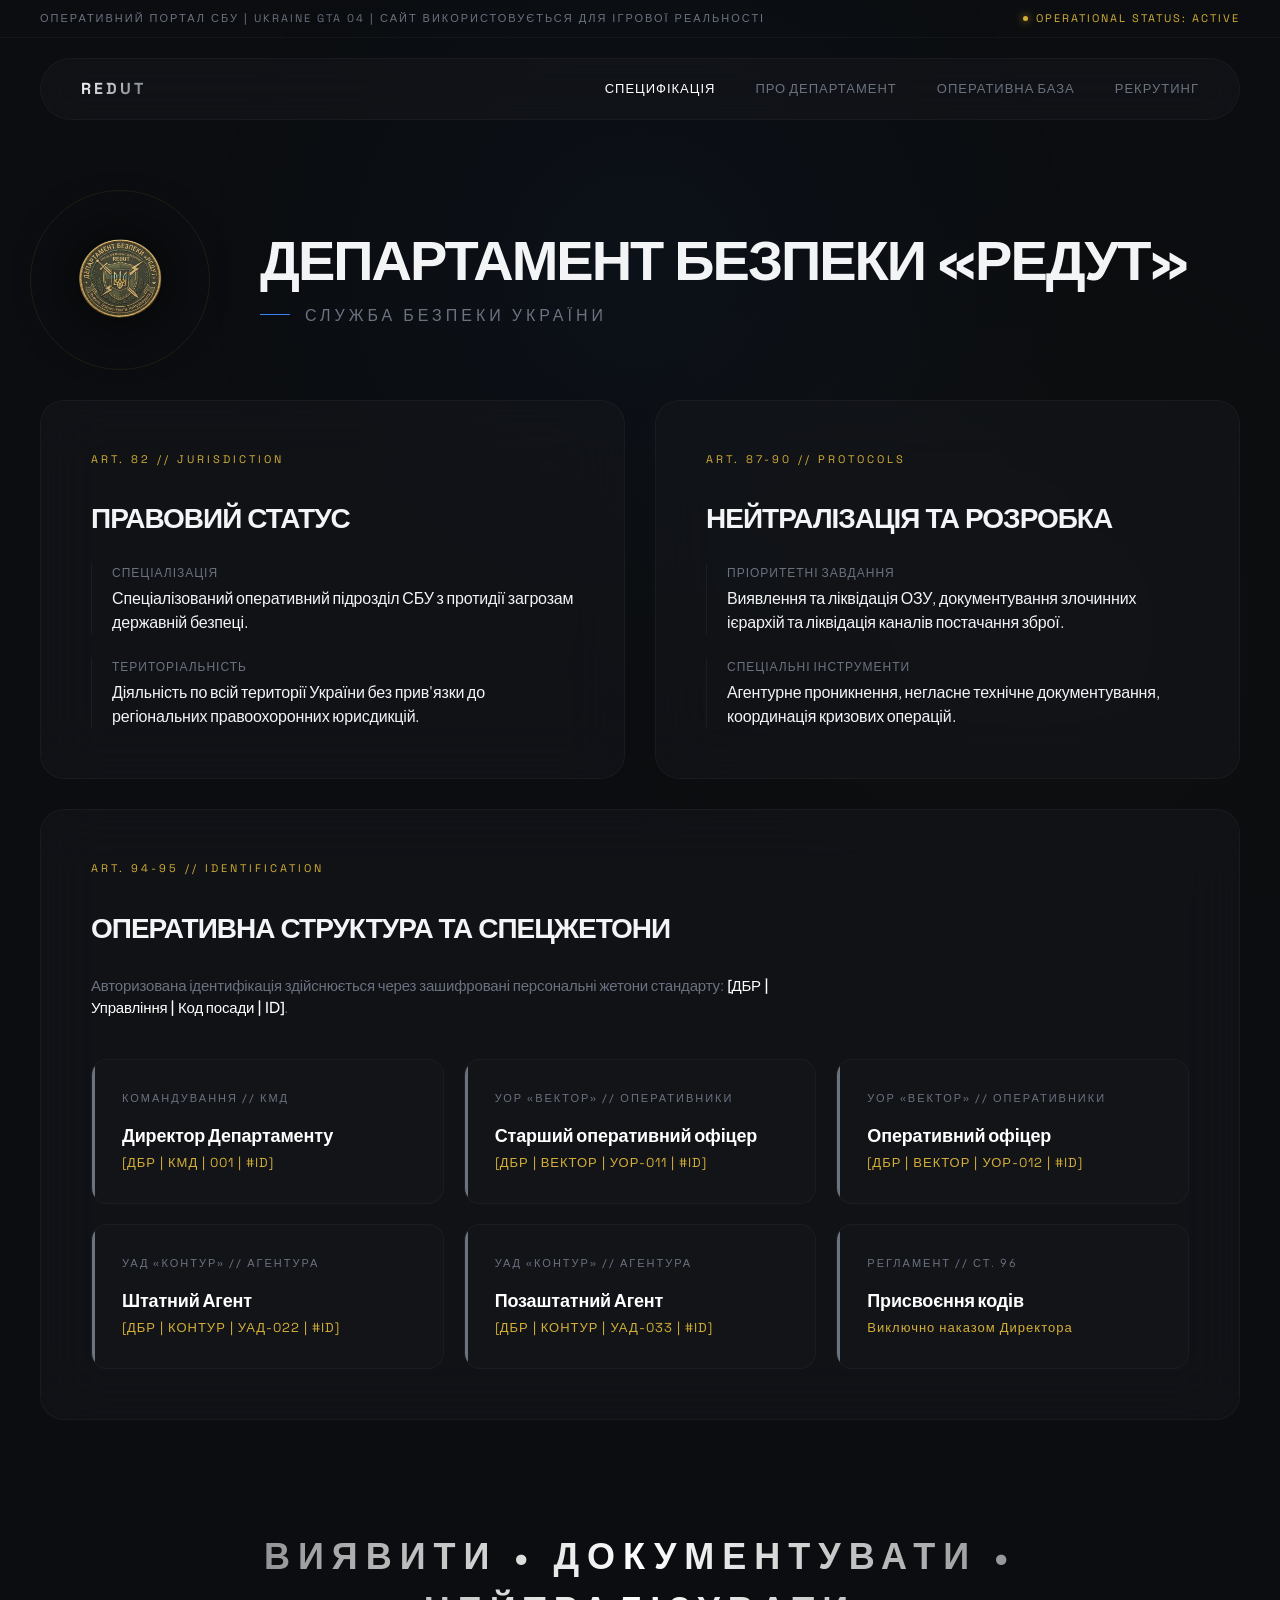
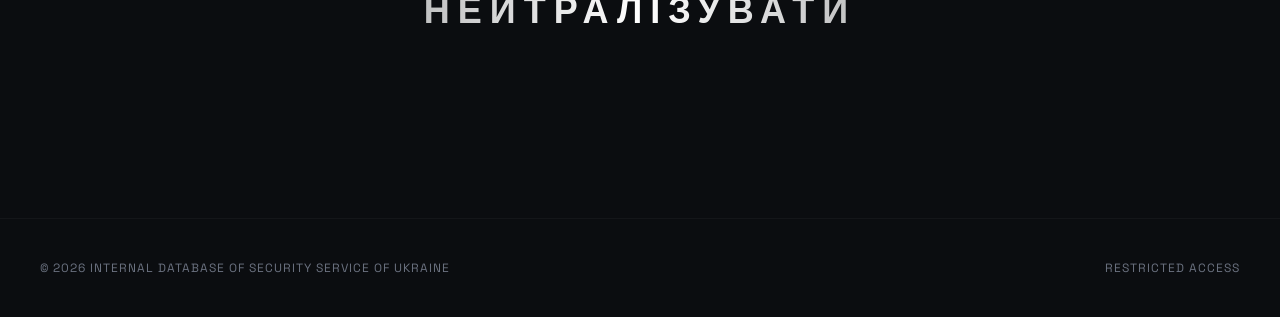
<file: index.html>
<!DOCTYPE html>
<html lang="uk">
<head>
    <meta charset="UTF-8">
    <meta name="viewport" content="width=device-width, initial-scale=1.0">
    <title>REDUST // SECURITY DEPARTMENT</title>
    <link rel="stylesheet" href="style.css">
</head>
<body>

    <!-- Рядок системного моніторингу -->
    <div class="system-status">
        <div>Оперативний портал СБУ | UKRAINE GTA 04 | Сайт використовується для ігрової реальності</div>
        <div class="status-online">Operational Status: Active</div>
    </div>

    <!-- Преміальна капсульна навігація Apple-style -->
    <div class="nav-wrapper">
        <nav>
            <div class="brand">Redut</div>
            <div class="nav-links">
                <a href="index.html" class="active">Специфікація</a>
                <a href="about.html">Про Департамент</a>
                <a href="archive.html">Оперативна база</a>
                <a href="join.html">Рекрутинг</a>
            </div>
        </nav>
    </div>

    <!-- Кінематографічний блок презентації підрозділу -->
    <header class="hero-section">
        <div class="emblem-wrapper">
            <img src="redut-logo.png" alt="Емблема ДБ Редут" class="emblem-img">
        </div>
        <div class="hero-text">
            <h1>Департамент безпеки «Редут»</h1>
            <p>Служба безпеки України</p>
        </div>
    </header>

    <!-- Головна інтерактивна зона -->
    <main class="content-grid">
        
        <!-- БЛОК 1: Юрисдикція -->
        <section class="large-panel span-6">
            <span class="panel-tag">Art. 82 // Jurisdiction</span>
            <h2 class="panel-title">Правовий Статус</h2>
            <div class="meta-row">
                <div class="meta-item">
                    <div class="meta-label">Спеціалізація</div>
                    <div class="meta-value">Спеціалізований оперативний підрозділ СБУ з протидії загрозам державній безпеці.</div>
                </div>
                <div class="meta-item">
                    <div class="meta-label">Територіальність</div>
                    <div class="meta-value">Діяльність по всій території України без прив'язки до регіональних правоохоронних юрисдикцій.</div>
                </div>
            </div>
        </section>

        <!-- БЛОК 2: Оперативні завдання -->
        <section class="large-panel span-6">
            <span class="panel-tag">Art. 87-90 // Protocols</span>
            <h2 class="panel-title">Нейтралізація та Розробка</h2>
            <div class="meta-row">
                <div class="meta-item">
                    <div class="meta-label">Пріоритетні завдання</div>
                    <div class="meta-value">Виявлення та ліквідація ОЗУ, документування злочинних ієрархій та ліквідація каналів постачання зброї.</div>
                </div>
                <div class="meta-item">
                    <div class="meta-label">Спеціальні інструменти</div>
                    <div class="meta-value">Агентурне проникнення, негласне технічне документування, координація кризових операцій.</div>
                </div>
            </div>
        </section>

        <!-- БЛОК 3: Сучасна сітка Співробітників та Жетонів -->
        <section class="large-panel span-12">
            <span class="panel-tag">Art. 94-95 // Identification</span>
            <h2 class="panel-title">Оперативна структура та Спецжетони</h2>
            <p style="color: var(--text-muted); font-size: 15px; margin-bottom: 40px; max-width: 700px;">
                Авторизована ідентифікація здійснюється через зашифровані персональні жетони стандарту: <span style="color: #fff; font-weight: 500;">[ДБР | Управління | Код посади | ID]</span>.
            </p>

            <div class="cards-container">
                <!-- Картка 1 -->
                <div class="badge-card">
                    <div class="card-branch">Командування // КМД</div>
                    <div class="card-role">Директор Департаменту</div>
                    <div class="card-code">[ДБР | КМД | 001 | #ID]</div>
                </div>
                <!-- Картка 2 -->
                <div class="badge-card">
                    <div class="card-branch">УОР «Вектор» // Оперативники</div>
                    <div class="card-role">Старший оперативний офіцер</div>
                    <div class="card-code">[ДБР | ВЕКТОР | УОР-011 | #ID]</div>
                </div>
                <!-- Картка 3 -->
                <div class="badge-card">
                    <div class="card-branch">УОР «Вектор» // Оперативники</div>
                    <div class="card-role">Оперативний офіцер</div>
                    <div class="card-code">[ДБР | ВЕКТОР | УОР-012 | #ID]</div>
                </div>
                <!-- Картка 4 -->
                <div class="badge-card">
                    <div class="card-branch">УАД «Контур» // Агентура</div>
                    <div class="card-role">Штатний Агент</div>
                    <div class="card-code">[ДБР | КОНТУР | УАД-022 | #ID]</div>
                </div>
                <!-- Картка 5 -->
                <div class="badge-card">
                    <div class="card-branch">УАД «Контур» // Агентура</div>
                    <div class="card-role">Позаштатний Агент</div>
                    <div class="card-code">[ДБР | КОНТУР | УАД-033 | #ID]</div>
                </div>
                <!-- Картка 6 -->
                <div class="badge-card">
                    <div class="card-branch">Регламент // Ст. 96</div>
                    <div class="card-role">Присвоєння кодів</div>
                    <div class="card-code">Виключно наказом Директора</div>
                </div>
            </div>
        </section>

        <!-- Елітна секція Девізу -->
        <div class="motto-wrapper">
            <h2>Виявити • Документувати • Нейтралізувати</h2>
        </div>

    </main>

    <footer>
        <div>© 2026 INTERNAL DATABASE OF SECURITY SERVICE OF UKRAINE</div>
        <div>RESTRICTED ACCESS</div>
    </footer>

</body>
</html>
</file>
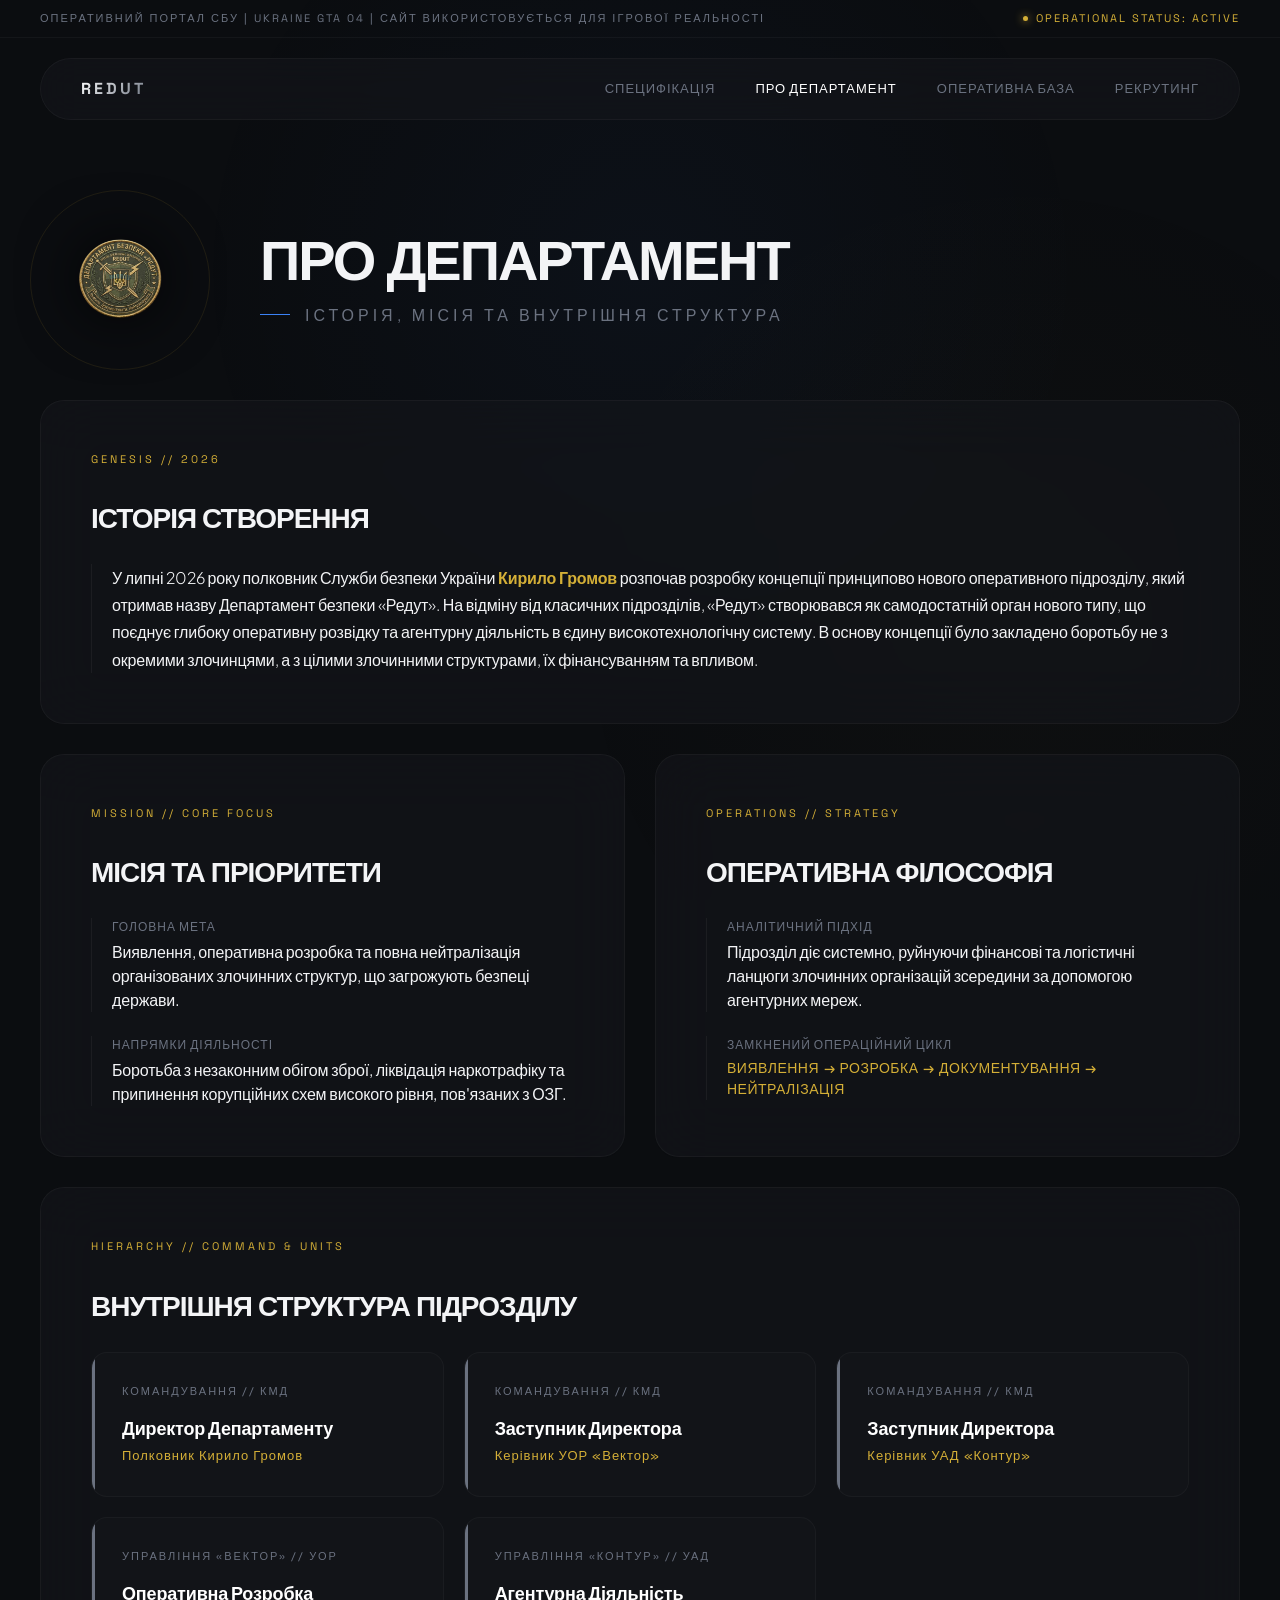
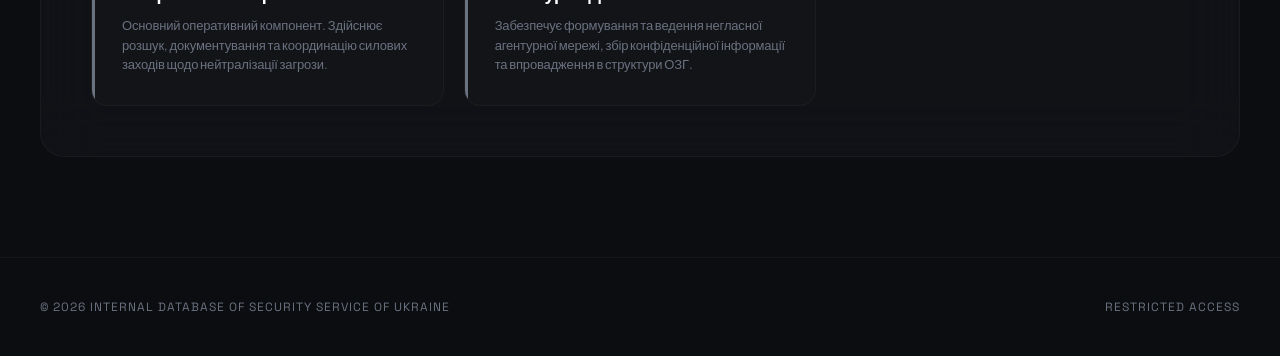
<file: about.html>
<!DOCTYPE html>
<html lang="uk">
<head>
    <meta charset="UTF-8">
    <meta name="viewport" content="width=device-width, initial-scale=1.0">
    <title>REDUST // ABOUT DEPARTMENT</title>
    <link rel="stylesheet" href="style.css">
</head>
<body>

    <!-- Рядок системного моніторингу -->
    <div class="system-status">
        <div>Оперативний портал СБУ | UKRAINE GTA 04 | Сайт використовується для ігрової реальності</div>
        <div class="status-online">Operational Status: Active</div>
    </div>

    <!-- Навігація Apple-style -->
    <div class="nav-wrapper">
        <nav>
            <div class="brand">Redut</div>
            <div class="nav-links">
                <a href="index.html">Специфікація</a>
                <a href="about.html" class="active">Про Департамент</a>
                <a href="archive.html">Оперативна база</a>
                <a href="join.html">Рекрутинг</a>
            </div>
        </nav>
    </div>

    <!-- Елітна презентація розділу -->
    <header class="hero-section">
        <div class="emblem-wrapper">
            <img src="redut-logo.png" alt="Емблема ДБ Редут" class="emblem-img">
        </div>
        <div class="hero-text">
            <h1>Про Департамент</h1>
            <p>Історія, місія та внутрішня структура</p>
        </div>
    </header>

    <!-- Головна сітка контенту -->
    <main class="content-grid">
        
        <!-- ІСТОРІЯ СТВОРЕННЯ -->
        <section class="large-panel span-12">
            <span class="panel-tag">Genesis // 2026</span>
            <h2 class="panel-title">Історія Створення</h2>
            <div class="meta-row">
                <div class="meta-item">
                    <div class="meta-value" style="font-size: 16px; color: var(--text-main); font-weight: 300; line-height: 1.7;">
                        У липні 2026 року полковник Служби безпеки України <span style="color: var(--gold); font-weight: 600;">Кирило Громов</span> розпочав розробку концепції принципово нового оперативного підрозділу, який отримав назву Департамент безпеки «Редут». На відміну від класичних підрозділів, «Редут» створювався як самодостатній орган нового типу, що поєднує глибоку оперативну розвідку та агентурну діяльність в єдину високотехнологічну систему. В основу концепції було закладено боротьбу не з окремими злочинцями, а з цілими злочинними структурами, їх фінансуванням та впливом.
                    </div>
                </div>
            </div>
        </section>

        <!-- МІСІЯ ТА ПРІОРИТЕТИ -->
        <section class="large-panel span-6">
            <span class="panel-tag">Mission // Core Focus</span>
            <h2 class="panel-title">Місія та Пріоритети</h2>
            <div class="meta-row">
                <div class="meta-item">
                    <div class="meta-label">Головна мета</div>
                    <div class="meta-value">Виявлення, оперативна розробка та повна нейтралізація організованих злочинних структур, що загрожують безпеці держави.</div>
                </div>
                <div class="meta-item">
                    <div class="meta-label">Напрямки діяльності</div>
                    <div class="meta-value">Боротьба з незаконним обігом зброї, ліквідація наркотрафіку та припинення корупційних схем високого рівня, пов'язаних з ОЗГ.</div>
                </div>
            </div>
        </section>

        <!-- ОПЕРАТИВНИЙ ЦИКЛ -->
        <section class="large-panel span-6">
            <span class="panel-tag">Operations // Strategy</span>
            <h2 class="panel-title">Оперативна Філософія</h2>
            <div class="meta-row">
                <div class="meta-item">
                    <div class="meta-label">Аналітичний підхід</div>
                    <div class="meta-value">Підрозділ діє системно, руйнуючи фінансові та логістичні ланцюги злочинних організацій зсередини за допомогою агентурних мереж.</div>
                </div>
                <div class="meta-item">
                    <div class="meta-label">Замкнений операційний цикл</div>
                    <div class="meta-value" style="color: var(--gold); font-family: 'Space Grotesk', sans-serif; font-weight: 500; font-size: 14px; letter-spacing: 0.5px;">
                        ВИЯВЛЕННЯ → РОЗРОБКА → ДОКУМЕНТУВАННЯ → НЕЙТРАЛІЗАЦІЯ
                    </div>
                </div>
            </div>
        </section>

        <!-- СТРУКТУРА КОМАНДУВАННЯ ТА УПРАВЛІНЬ -->
        <section class="large-panel span-12">
            <span class="panel-tag">Hierarchy // Command & Units</span>
            <h2 class="panel-title">Внутрішня Структура Підрозділу</h2>
            
            <div class="cards-container">
                <!-- КМД -->
                <div class="badge-card">
                    <div class="card-branch">Командування // КМД</div>
                    <div class="card-role">Директор Департаменту</div>
                    <div class="card-code">Полковник Кирило Громов</div>
                </div>
                <div class="badge-card">
                    <div class="card-branch">Командування // КМД</div>
                    <div class="card-role">Заступник Директора</div>
                    <div class="card-code">Керівник УОР «Вектор»</div>
                </div>
                <div class="badge-card">
                    <div class="card-branch">Командування // КМД</div>
                    <div class="card-role">Заступник Директора</div>
                    <div class="card-code">Керівник УАД «Контур»</div>
                </div>

                <!-- ВЕКТОР -->
                <div class="badge-card" style="grid-column: span 1.5;">
                    <div class="card-branch">Управління «Вектор» // УОР</div>
                    <div class="card-role">Оперативна Розробка</div>
                    <p style="color: var(--text-muted); font-size: 13px; margin-top: 10px;">
                        Основний оперативний компонент. Здійснює розшук, документування та координацію силових заходів щодо нейтралізації загрози.
                    </p>
                </div>

                <!-- КОНТУР -->
                <div class="badge-card" style="grid-column: span 1.5;">
                    <div class="card-branch">Управління «Контур» // УАД</div>
                    <div class="card-role">Агентурна Діяльність</div>
                    <p style="color: var(--text-muted); font-size: 13px; margin-top: 10px;">
                        Забезпечує формування та ведення негласної агентурної мережі, збір конфіденційної інформації та впровадження в структури ОЗГ.
                    </p>
                </div>
            </div>
        </section>

    </main>

    <footer>
        <div>© 2026 INTERNAL DATABASE OF SECURITY SERVICE OF UKRAINE</div>
        <div>RESTRICTED ACCESS</div>
    </footer>

</body>
</html>
</file>
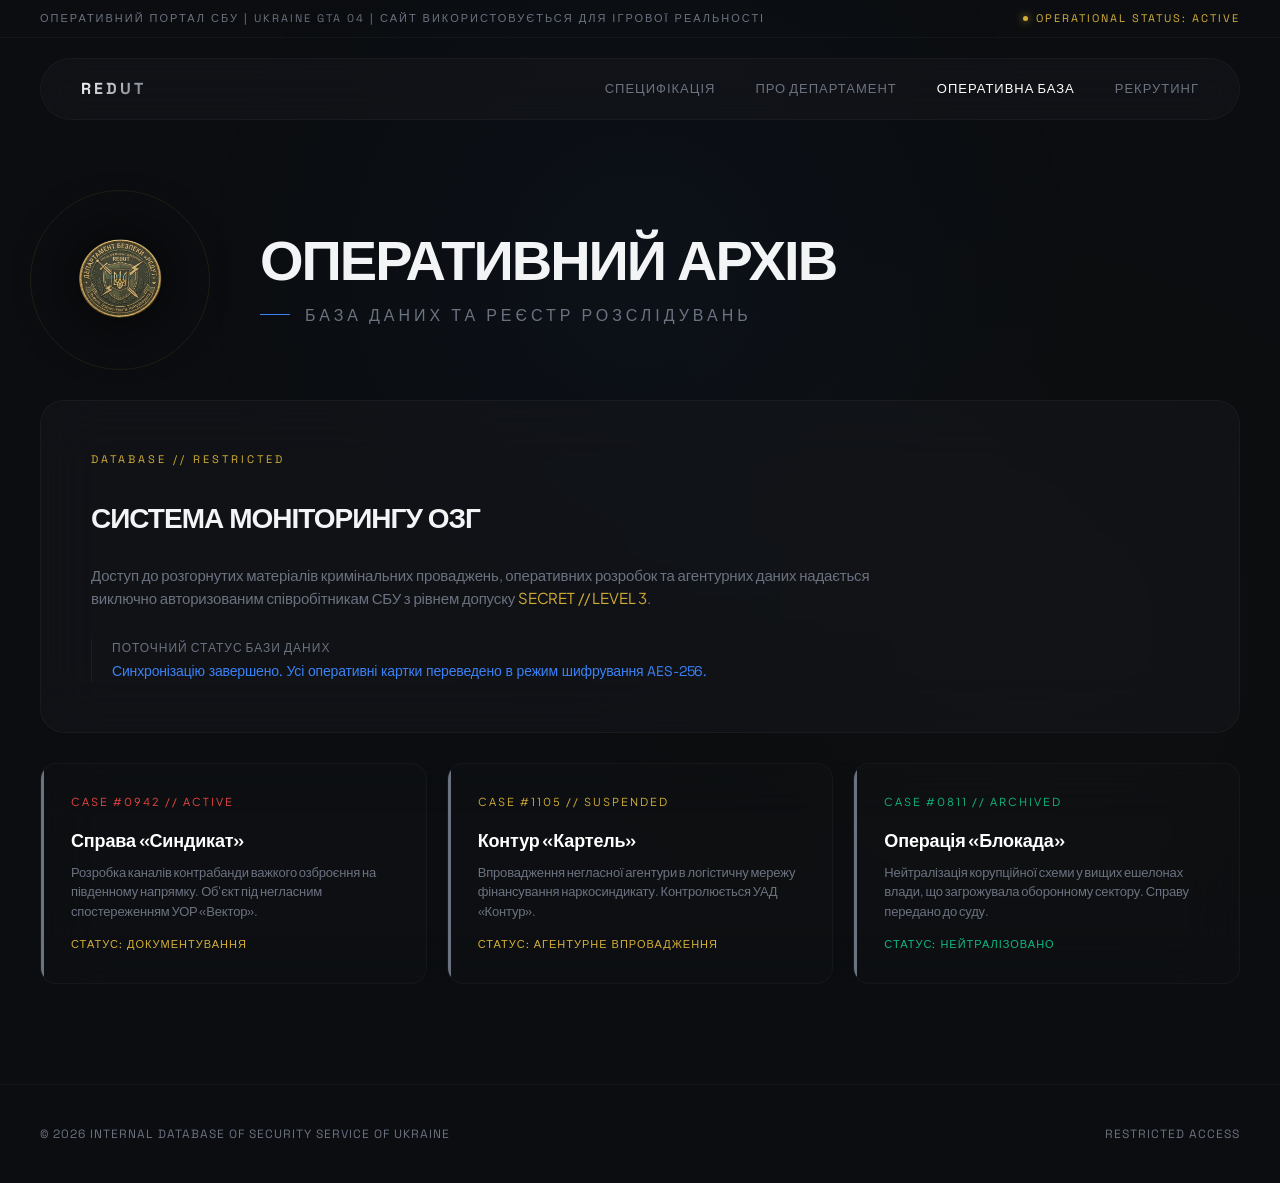
<file: archive.html>
<!DOCTYPE html>
<html lang="uk">
<head>
    <meta charset="UTF-8">
    <meta name="viewport" content="width=device-width, initial-scale=1.0">
    <title>REDUST // OPERATIVE ARCHIVE</title>
    <link rel="stylesheet" href="style.css">
</head>
<body>

    <!-- Рядок системного моніторингу -->
    <div class="system-status">
        <div>Оперативний портал СБУ | UKRAINE GTA 04 | Сайт використовується для ігрової реальності</div>
        <div class="status-online">Operational Status: Active</div>
    </div>

    <!-- Навігація Apple-style -->
    <div class="nav-wrapper">
        <nav>
            <div class="brand">Redut</div>
            <div class="nav-links">
                <a href="index.html">Специфікація</a>
                <a href="about.html">Про Департамент</a>
                <a href="archive.html" class="active">Оперативна база</a>
                <a href="join.html">Рекрутинг</a>
            </div>
        </nav>
    </div>

    <!-- Елітна презентація розділу -->
    <header class="hero-section">
        <div class="emblem-wrapper">
            <img src="redut-logo.png" alt="Емблема ДБ Редут" class="emblem-img">
        </div>
        <div class="hero-text">
            <h1>Оперативний Архів</h1>
            <p>База даних та реєстр розслідувань</p>
        </div>
    </header>

    <main class="content-grid">
        
        <!-- ІНФОРМАЦІЙНА ПАНЕЛЬ АРХІВУ -->
        <section class="large-panel span-12">
            <span class="panel-tag">Database // Restricted</span>
            <h2 class="panel-title">Система моніторингу ОЗГ</h2>
            <p style="color: var(--text-muted); font-size: 15px; max-width: 800px; margin-bottom: 30px;">
                Доступ до розгорнутих матеріалів кримінальних проваджень, оперативних розробок та агентурних даних надається виключно авторизованим співробітникам СБУ з рівнем допуску <span style="color: var(--gold);">SECRET // LEVEL 3</span>.
            </p>
            
            <div class="meta-row">
                <div class="meta-item">
                    <div class="meta-label">Поточний статус бази даних</div>
                    <div class="meta-value" style="font-family: 'Space Grotesk', sans-serif; font-size: 14px; color: #3b82f6;">
                        Синхронізацію завершено. Усі оперативні картки переведено в режим шифрування AES-256.
                    </div>
                </div>
            </div>
        </section>

        <!-- КАРТКИ ОПЕРАТИВНИХ СПРАВ -->
        <section class="large-panel span-12" style="background: transparent; border: none; padding: 0;">
            <div class="cards-container" style="margin-top: 0;">
                
                <div class="badge-card">
                    <div class="card-branch" style="color: #ef4444;">CASE #0942 // ACTIVE</div>
                    <div class="card-role">Справа «Синдикат»</div>
                    <p style="color: var(--text-muted); font-size: 13px; margin: 10px 0 15px;">
                        Розробка каналів контрабанди важкого озброєння на південному напрямку. Об'єкт під негласним спостереженням УОР «Вектор».
                    </p>
                    <div class="card-code" style="font-size: 11px;">СТАТУС: ДОКУМЕНТУВАННЯ</div>
                </div>

                <div class="badge-card">
                    <div class="card-branch" style="color: var(--gold);">CASE #1105 // SUSPENDED</div>
                    <div class="card-role">Контур «Картель»</div>
                    <p style="color: var(--text-muted); font-size: 13px; margin: 10px 0 15px;">
                        Впровадження негласної агентури в логістичну мережу фінансування наркосиндикату. Контролюється УАД «Контур».
                    </p>
                    <div class="card-code" style="font-size: 11px;">СТАТУС: АГЕНТУРНЕ ВПРОВАДЖЕННЯ</div>
                </div>

                <div class="badge-card">
                    <div class="card-branch" style="color: #10b981;">CASE #0811 // ARCHIVED</div>
                    <div class="card-role">Операція «Блокада»</div>
                    <p style="color: var(--text-muted); font-size: 13px; margin: 10px 0 15px;">
                        Нейтралізація корупційної схеми у вищих ешелонах влади, що загрожувала оборонному сектору. Справу передано до суду.
                    </p>
                    <div class="card-code" style="font-size: 11px; color: #10b981;">СТАТУС: НЕЙТРАЛІЗОВАНО</div>
                </div>

            </div>
        </section>

    </main>

    <footer>
        <div>© 2026 INTERNAL DATABASE OF SECURITY SERVICE OF UKRAINE</div>
        <div>RESTRICTED ACCESS</div>
    </footer>

</body>
</html>
</file>
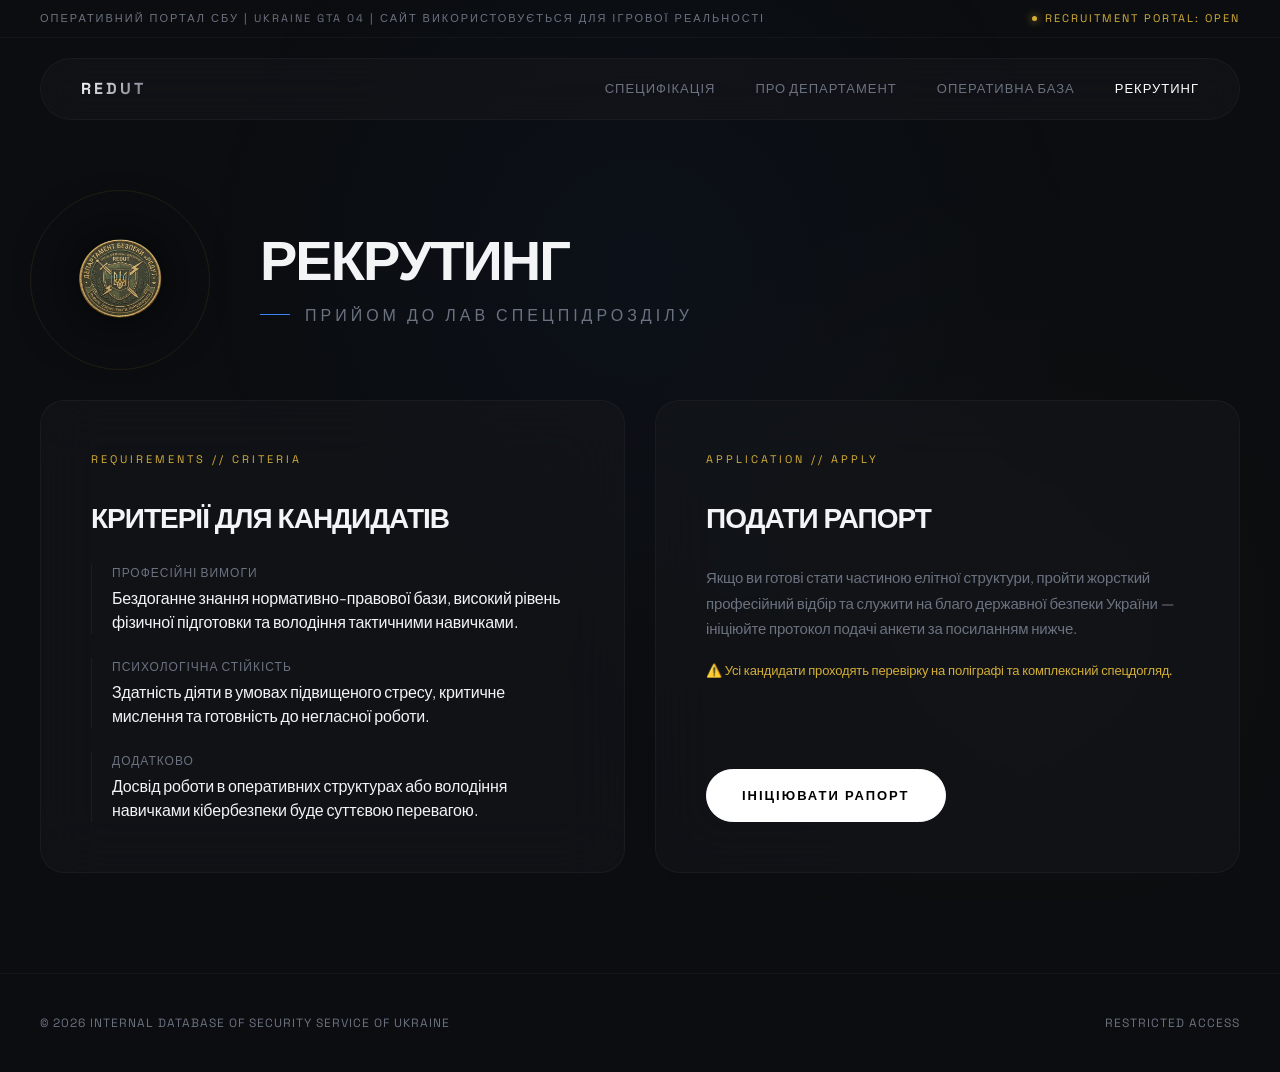
<file: join.html>
<!DOCTYPE html>
<html lang="uk">
<head>
    <meta charset="UTF-8">
    <meta name="viewport" content="width=device-width, initial-scale=1.0">
    <title>REDUST // RECRUITMENT PROTOCOL</title>
    <link rel="stylesheet" href="style.css">
    <!-- Додаємо стилі для кнопки форми, щоб вона виглядала як у Apple/Nothing -->
    <style>
        .premium-btn {
            display: inline-block;
            background: #fff;
            color: #000;
            font-family: 'Space Grotesk', sans-serif;
            font-size: 13px;
            font-weight: 700;
            text-transform: uppercase;
            letter-spacing: 2px;
            padding: 16px 35px;
            border-radius: 100px;
            text-decoration: none;
            transition: all 0.3s ease;
            border: 1px solid #fff;
            margin-top: 20px;
            cursor: pointer;
        }
        .premium-btn:hover {
            background: transparent;
            color: #fff;
            box-shadow: 0 0 25px rgba(255, 255, 255, 0.1);
        }
    </style>
</head>
<body>

    <!-- Рядок системного моніторингу -->
    <div class="system-status">
        <div>Оперативний портал СБУ | UKRAINE GTA 04 | Сайт використовується для ігрової реальності</div>
        <div class="status-online">Recruitment Portal: Open</div>
    </div>

    <!-- Навігація Apple-style -->
    <div class="nav-wrapper">
        <nav>
            <div class="brand">Redut</div>
            <div class="nav-links">
                <a href="index.html">Специфікація</a>
                <a href="about.html">Про Департамент</a>
                <a href="archive.html">Оперативна база</a>
                <a href="join.html" class="active">Рекрутинг</a>
            </div>
        </nav>
    </div>

    <!-- Елітна презентація розділу -->
    <header class="hero-section">
        <div class="emblem-wrapper">
            <img src="redut-logo.png" alt="Емблема ДБ Редут" class="emblem-img">
        </div>
        <div class="hero-text">
            <h1>Рекрутинг</h1>
            <p>Прийом до лав спецпідрозділу</p>
        </div>
    </header>

    <main class="content-grid">
        
        <!-- КРИТЕРІЇ ВІДБОРУ -->
        <section class="large-panel span-6">
            <span class="panel-tag">Requirements // Criteria</span>
            <h2 class="panel-title">Критерії для кандидатів</h2>
            <div class="meta-row">
                <div class="meta-item">
                    <div class="meta-label">Професійні вимоги</div>
                    <div class="meta-value">Бездоганне знання нормативно-правової бази, високий рівень фізичної підготовки та володіння тактичними навичками.</div>
                </div>
                <div class="meta-item">
                    <div class="meta-label">Психологічна стійкість</div>
                    <div class="meta-value">Здатність діяти в умовах підвищеного стресу, критичне мислення та готовність до негласної роботи.</div>
                </div>
                <div class="meta-item">
                    <div class="meta-label">Додатково</div>
                    <div class="meta-value">Досвід роботи в оперативних структурах або володіння навичками кібербезпеки буде суттєвою перевагою.</div>
                </div>
            </div>
        </section>

        <!-- КАНАЛ ПОДАЧІ АНКЕТИ -->
        <section class="large-panel span-6" style="display: flex; flex-direction: column; justify-content: space-between;">
            <div>
                <span class="panel-tag">Application // Apply</span>
                <h2 class="panel-title">Подати рапорт</h2>
                <p style="color: var(--text-muted); font-size: 15px; line-height: 1.7; margin-bottom: 20px;">
                    Якщо ви готові стати частиною елітної структури, пройти жорсткий професійний відбір та служити на благо державної безпеки України — ініціюйте протокол подачі анкети за посиланням нижче.
                </p>
                <p style="color: var(--gold); font-size: 13px; font-family: 'Space Grotesk', sans-serif;">
                    ⚠️ Усі кандидати проходять перевірку на поліграфі та комплексний спецдогляд.
                </p>
            </div>
            
            <!-- Заміни посилання в href на реальну лінку на вашу Google-форму або Discord, якщо потрібно -->
            <div>
                <a href="https://forms.gle/your-form-link" target="_blank" class="premium-btn">Ініціювати рапорт</a>
            </div>
        </section>

    </main>

    <footer>
        <div>© 2026 INTERNAL DATABASE OF SECURITY SERVICE OF UKRAINE</div>
        <div>RESTRICTED ACCESS</div>
    </footer>

</body>
</html>
</file>
<file: style.css>
@import url('https://fonts.googleapis.com/css2?family=Plus+Jakarta+Sans:wght@300;400;500;600;700&family=Space+Grotesk:wght@400;500;700&display=swap');

:root {
    --bg-dark: #0b0d10;          /* Глибока ніч */
    --graphite: #14171c;         /* Дорогий чорний графіт */
    --gold: #d4af37;             /* Шляхетне матове золото */
    --gold-glow: rgba(212, 175, 55, 0.15);
    --cyber-blue: #3b82f6;       /* Глибокий оперативний синій */
    --glass: rgba(20, 23, 28, 0.6);
    --border-glass: rgba(255, 255, 255, 0.04);
    --text-main: #f3f4f6;
    --text-muted: #6b7280;
}

* {
    box-sizing: border-box;
    margin: 0;
    padding: 0;
}

body {
    font-family: 'Plus Jakarta Sans', sans-serif;
    background-color: var(--bg-dark);
    color: var(--text-main);
    line-height: 1.5;
    overflow-x: hidden;
    letter-spacing: -0.01em;
    -webkit-font-smoothing: antialiased;
}

/* Фонова сітка як у Nothing / Apple */
body::before {
    content: '';
    position: fixed;
    top: 0; left: 0; width: 100%; height: 100%;
    background-image: 
        radial-gradient(circle at 50% 30%, rgba(59, 130, 246, 0.04), transparent 50%),
        radial-gradient(circle at 80% 70%, rgba(212, 175, 55, 0.02), transparent 40%);
    z-index: -1;
    pointer-events: none;
}

/* Ультра-мінімалістична верхня лінія статусу */
.system-status {
    width: 100%;
    padding: 10px 40px;
    display: flex;
    justify-content: space-between;
    align-items: center;
    border-bottom: 1px solid var(--border-glass);
    font-family: 'Space Grotesk', sans-serif;
    font-size: 11px;
    letter-spacing: 2px;
    color: var(--text-muted);
    text-transform: uppercase;
}

.status-online {
    display: flex;
    align-items: center;
    gap: 8px;
    color: var(--gold);
}

.status-online::before {
    content: '';
    width: 5px;
    height: 5px;
    background: var(--gold);
    border-radius: 50%;
    box-shadow: 0 0 8px var(--gold);
}

/* Преміальний матовий Навбар (Ефект Скла) */
.nav-wrapper {
    max-width: 1400px;
    margin: 20px auto 0;
    padding: 0 40px;
}

nav {
    display: flex;
    justify-content: space-between;
    align-items: center;
    background: var(--glass);
    backdrop-filter: blur(20px);
    -webkit-backdrop-filter: blur(20px);
    border: 1px solid var(--border-glass);
    padding: 18px 40px;
    border-radius: 100px; /* Капсульний Apple-дизайн */
}

.brand {
    font-family: 'Space Grotesk', sans-serif;
    font-weight: 700;
    font-size: 16px;
    letter-spacing: 3px;
    text-transform: uppercase;
    background: linear-gradient(135deg, #fff 0%, var(--text-muted) 100%);
    -webkit-background-clip: text;
    -webkit-text-fill-color: transparent;
}

.nav-links {
    display: flex;
    gap: 40px;
}

.nav-links a {
    color: var(--text-muted);
    text-decoration: none;
    font-size: 13px;
    font-weight: 500;
    letter-spacing: 1px;
    text-transform: uppercase;
    transition: color 0.3s cubic-bezier(0.4, 0, 0.2, 1);
}

.nav-links a:hover, .nav-links a.active {
    color: #fff;
}

/* Кінематографічний Головний Екран (Hero) */
.hero-section {
    max-width: 1400px;
    margin: 80px auto 40px;
    padding: 0 40px;
    display: grid;
    grid-template-columns: auto 1fr;
    align-items: center;
    gap: 60px;
}

.emblem-wrapper {
    position: relative;
    width: 160px;
    height: 160px;
}

.emblem-wrapper::after {
    content: '';
    position: absolute;
    inset: -10px;
    border: 1px solid rgba(212, 175, 55, 0.1);
    border-radius: 50%;
    animation: rotate 20s linear infinite;
}

.emblem-img {
    width: 100%;
    height: 100%;
    object-fit: contain;
    filter: drop-shadow(0 0 30px rgba(0,0,0,0.8));
    transition: transform 0.5s ease;
}

.emblem-wrapper:hover .emblem-img {
    transform: scale(1.03);
}

.hero-text h1 {
    font-family: 'Space Grotesk', sans-serif;
    font-size: 56px;
    font-weight: 700;
    letter-spacing: -2px;
    line-height: 1.05;
    margin-bottom: 12px;
    text-transform: uppercase;
}

.hero-text p {
    font-size: 16px;
    color: var(--text-muted);
    letter-spacing: 4px;
    text-transform: uppercase;
    display: flex;
    align-items: center;
    gap: 15px;
}

.hero-text p::before {
    content: '';
    width: 30px;
    height: 1px;
    background: var(--cyber-blue);
}

/* Великі Блоки-Контейнери (Glassmorphism) */
.content-grid {
    max-width: 1400px;
    margin: 40px auto 100px;
    padding: 0 40px;
    display: grid;
    grid-template-columns: repeat(12, 1fr);
    gap: 30px;
}

.large-panel {
    background: var(--glass);
    backdrop-filter: blur(30px);
    -webkit-backdrop-filter: blur(30px);
    border: 1px solid var(--border-glass);
    padding: 50px;
    border-radius: 24px; /* М'які великі кути преміум-пристроїв */
    transition: border 0.4s ease, box-shadow 0.4s ease;
}

.large-panel:hover {
    border-color: rgba(212, 175, 55, 0.15);
    box-shadow: 0 30px 60px rgba(0,0,0,0.4);
}

.span-6 { grid-column: span 6; }
.span-12 { grid-column: span 12; }

.panel-tag {
    font-family: 'Space Grotesk', sans-serif;
    font-size: 11px;
    color: var(--gold);
    letter-spacing: 3px;
    text-transform: uppercase;
    margin-bottom: 30px;
    display: block;
}

.panel-title {
    font-family: 'Space Grotesk', sans-serif;
    font-size: 28px;
    font-weight: 700;
    letter-spacing: -1px;
    margin-bottom: 25px;
    text-transform: uppercase;
}

/* Інтерфейс тактичних тез */
.meta-row {
    display: flex;
    flex-direction: column;
    gap: 24px;
}

.meta-item {
    border-left: 1px solid rgba(255, 255, 255, 0.05);
    padding-left: 20px;
    transition: border-color 0.3s;
}

.meta-item:hover {
    border-color: var(--cyber-blue);
}

.meta-label {
    font-size: 12px;
    color: var(--text-muted);
    text-transform: uppercase;
    letter-spacing: 1px;
    margin-bottom: 4px;
}

.meta-value {
    font-size: 16px;
    color: var(--text-main);
    font-weight: 400;
}

/* Сучасні Елітні Картки Співробітників (Замість таблиць) */
.cards-container {
    display: grid;
    grid-template-columns: repeat(3, 1fr);
    gap: 20px;
    margin-top: 20px;
}

.badge-card {
    background: rgba(255, 255, 255, 0.01);
    border: 1px solid rgba(255, 255, 255, 0.03);
    padding: 30px;
    border-radius: 16px;
    position: relative;
    overflow: hidden;
    transition: all 0.4s cubic-bezier(0.16, 1, 0.3, 1);
}

.badge-card:hover {
    background: rgba(255, 255, 255, 0.02);
    border-color: rgba(255, 255, 255, 0.08);
    transform: translateY(-2px);
}

.badge-card::before {
    content: '';
    position: absolute;
    top: 0; left: 0; width: 3px; height: 100%;
    background: var(--text-muted);
    transition: background 0.3s;
}

.badge-card:hover::before {
    background: var(--gold);
}

.card-branch {
    font-size: 11px;
    text-transform: uppercase;
    color: var(--text-muted);
    letter-spacing: 2px;
    margin-bottom: 15px;
}

.card-role {
    font-size: 18px;
    font-weight: 600;
    color: #fff;
    margin-bottom: 5px;
}

.card-code {
    font-family: 'Space Grotesk', sans-serif;
    font-size: 13px;
    color: var(--gold);
    letter-spacing: 1px;
}

/* Дорогий блок Девізу */
.motto-wrapper {
    grid-column: span 12;
    text-align: center;
    padding: 80px 0;
    position: relative;
}

.motto-wrapper h2 {
    font-family: 'Space Grotesk', sans-serif;
    font-size: 36px;
    font-weight: 700;
    letter-spacing: 8px;
    color: #fff;
    text-transform: uppercase;
    background: linear-gradient(to right, rgba(255,255,255,0.3), #fff, rgba(255,255,255,0.3));
    -webkit-background-clip: text;
    -webkit-text-fill-color: transparent;
}

footer {
    max-width: 1400px;
    margin: 0 auto;
    padding: 40px;
    display: flex;
    justify-content: space-between;
    font-size: 12px;
    color: var(--text-muted);
    border-top: 1px solid var(--border-glass);
    font-family: 'Space Grotesk', sans-serif;
    letter-spacing: 1px;
}

@keyframes rotate {
    from { transform: rotate(0deg); }
    to { transform: rotate(360deg); }
}

@media(max-width: 1024px) {
    .span-6 { grid-column: span 12; }
    .cards-container { grid-template-columns: 1fr; }
    .hero-section { grid-template-columns: 1fr; text-align: center; justify-items: center; }
    .hero-text h1 { font-size: 42px; }
    .hero-text p { justify-content: center; }
}
</file>
